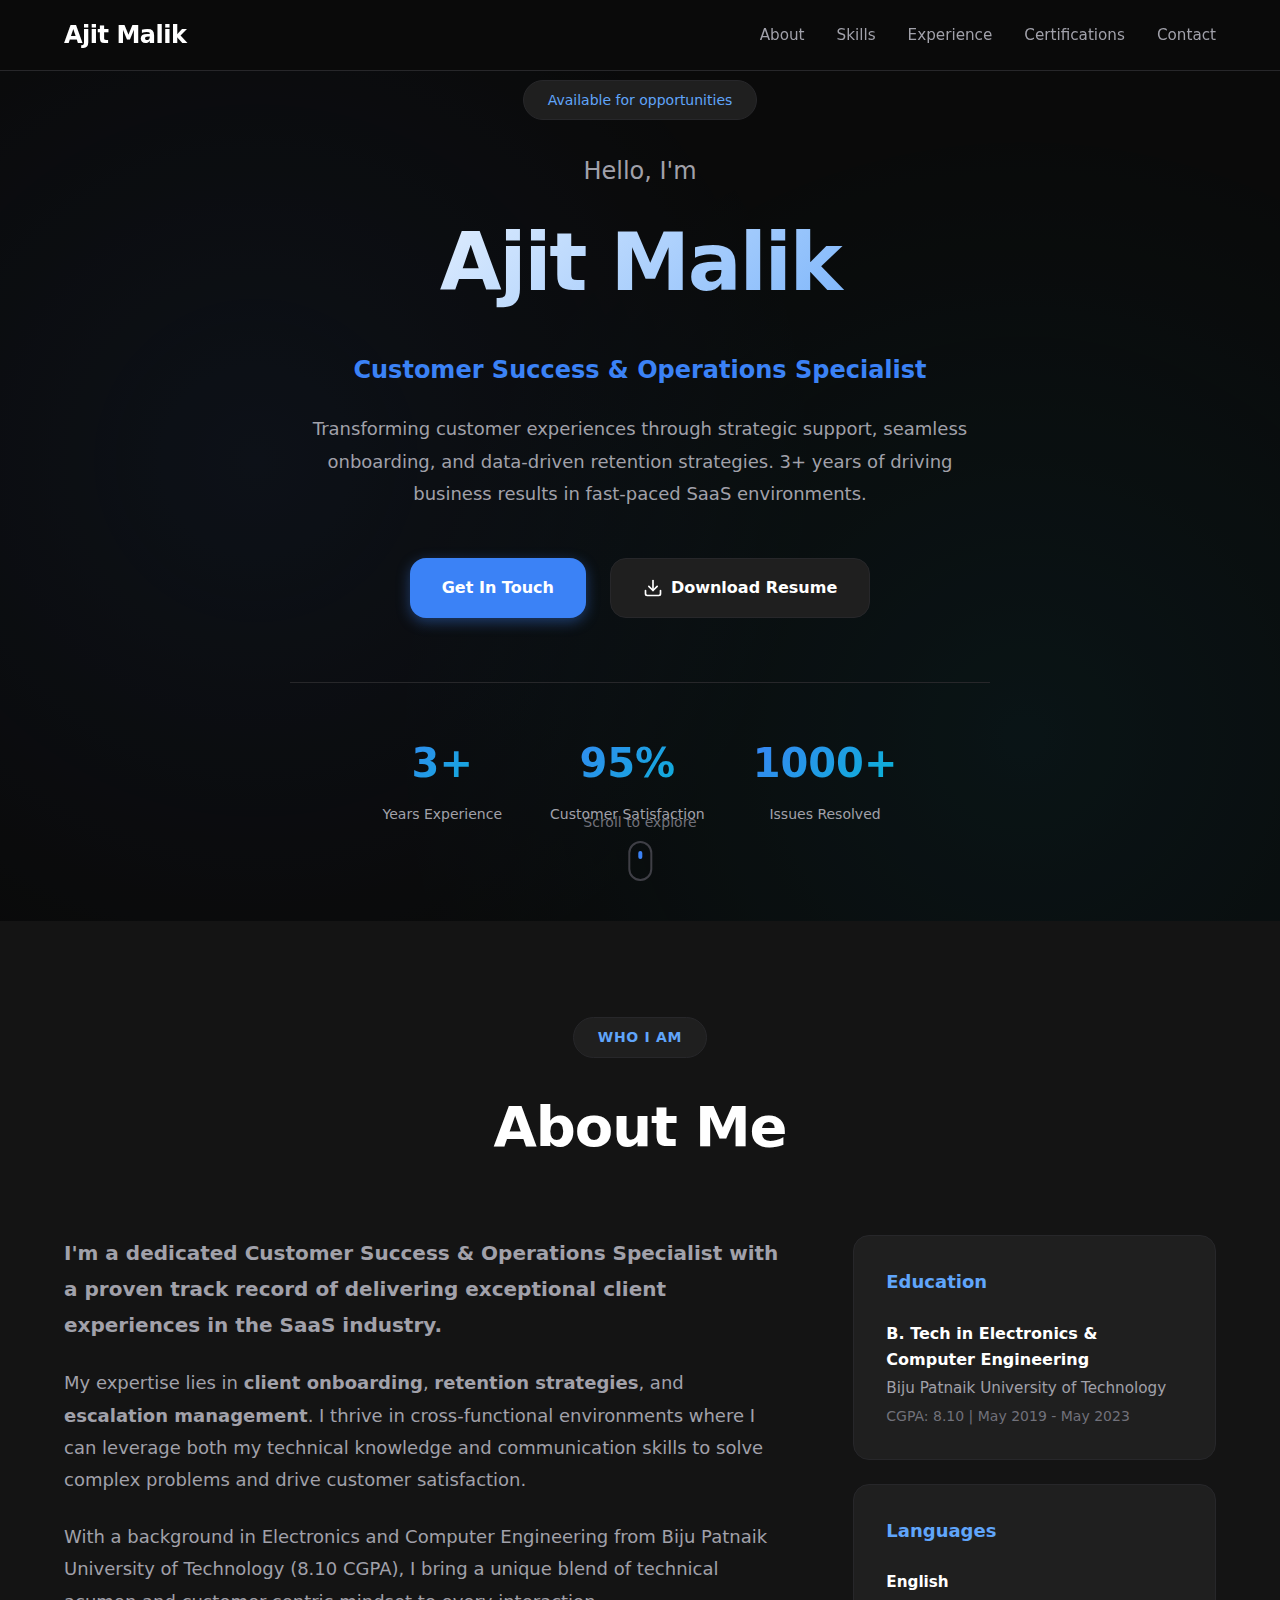
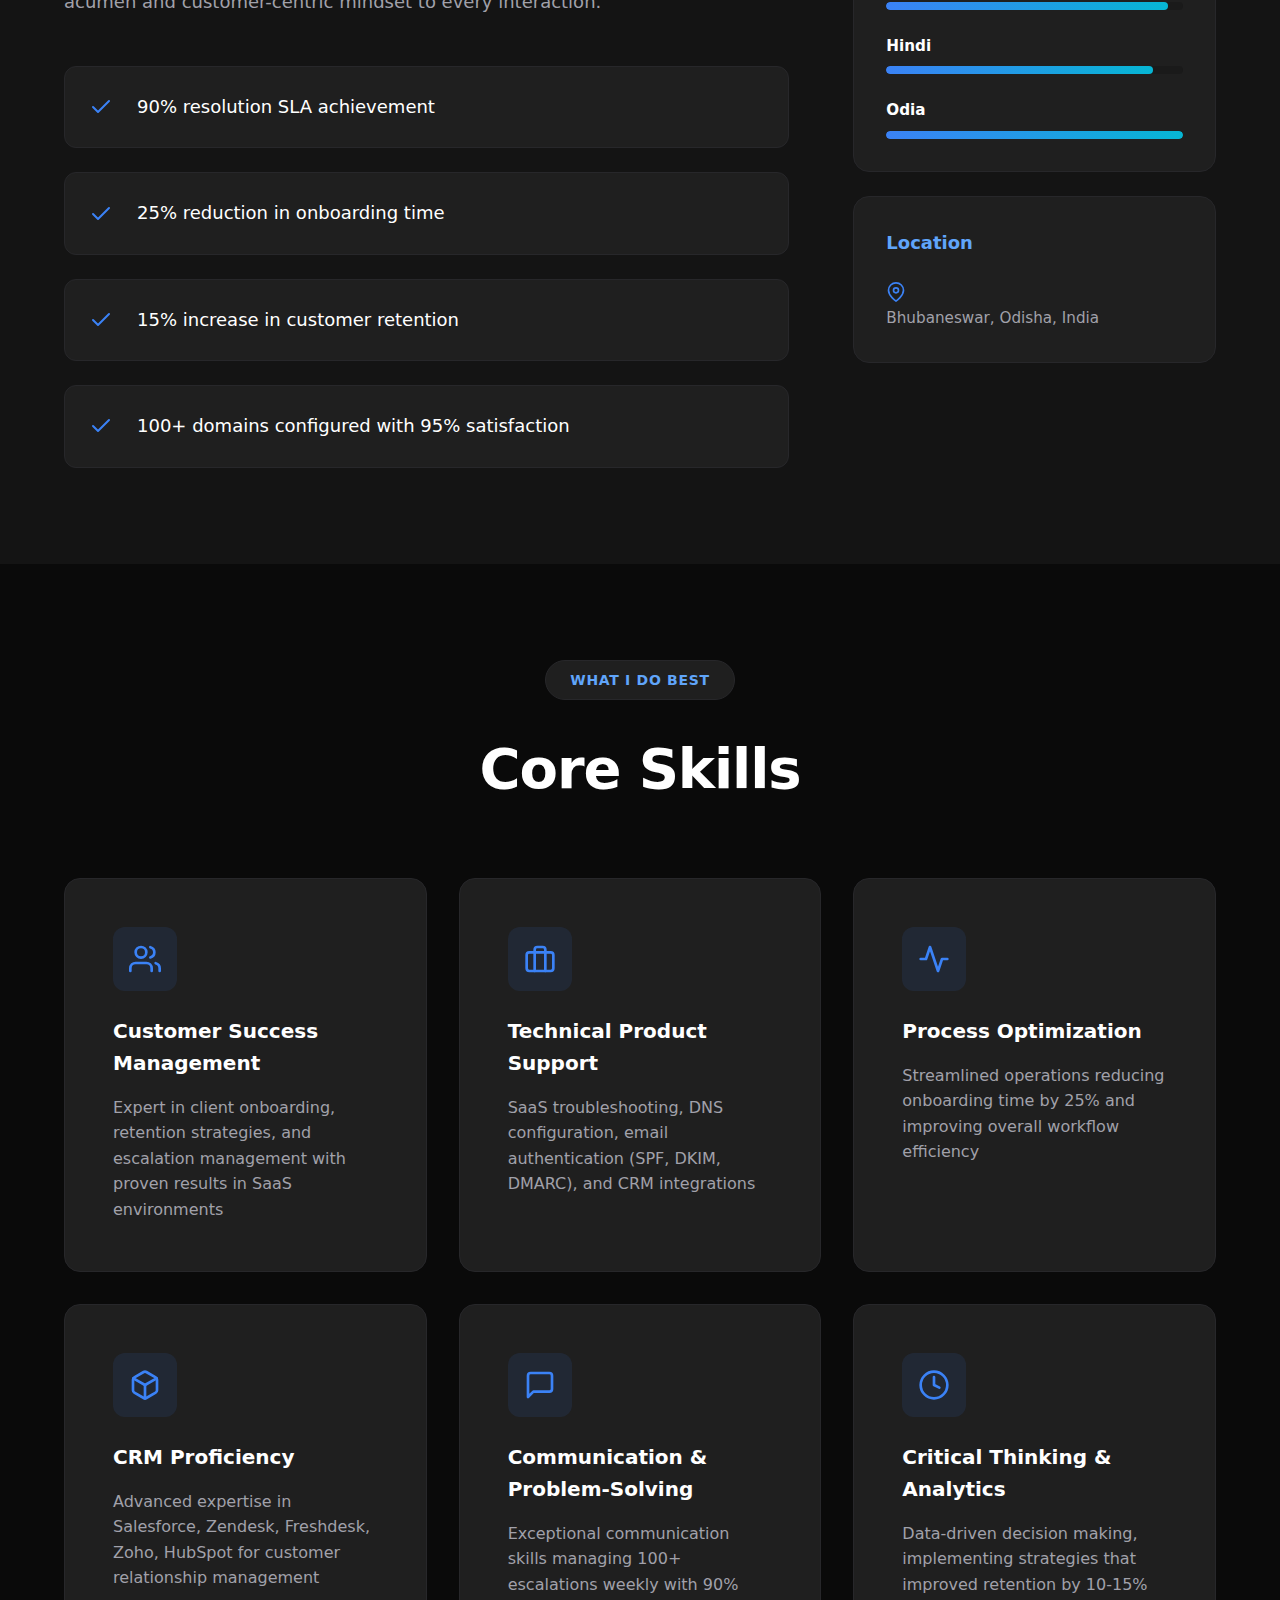
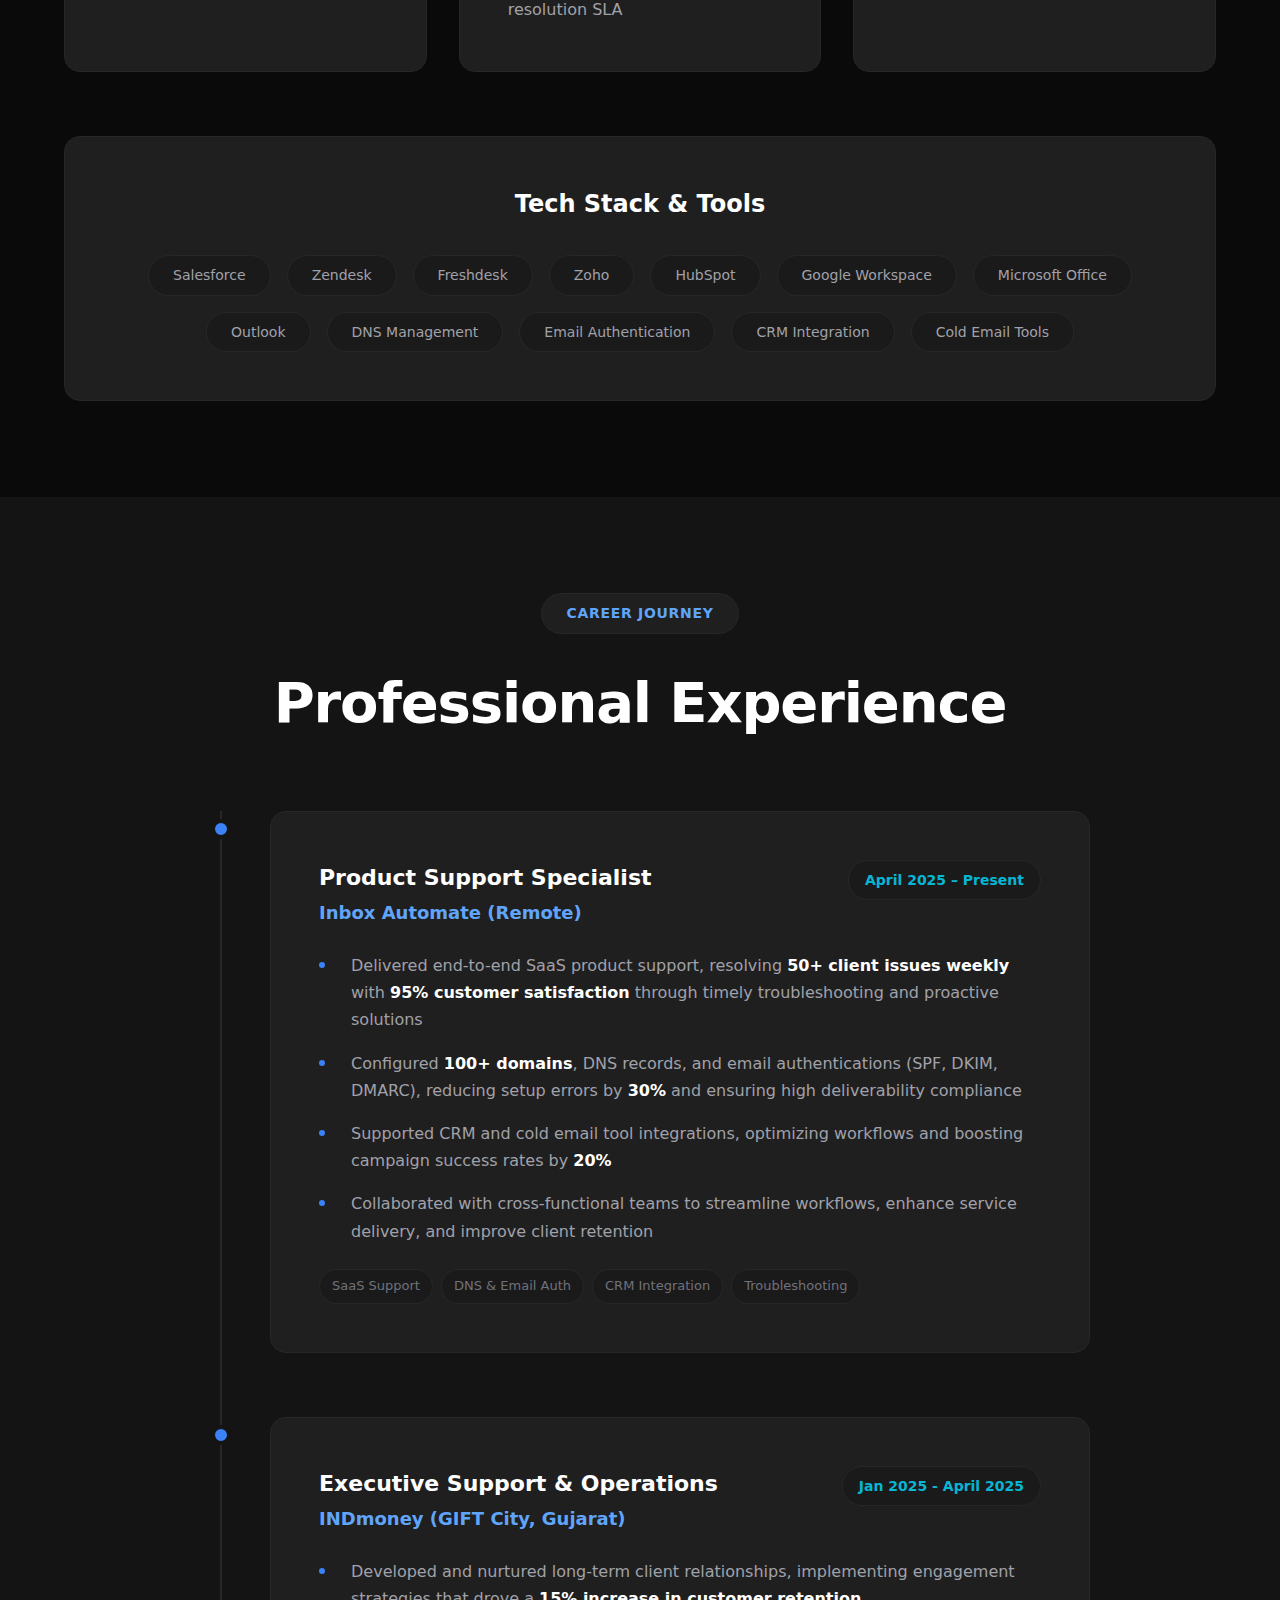
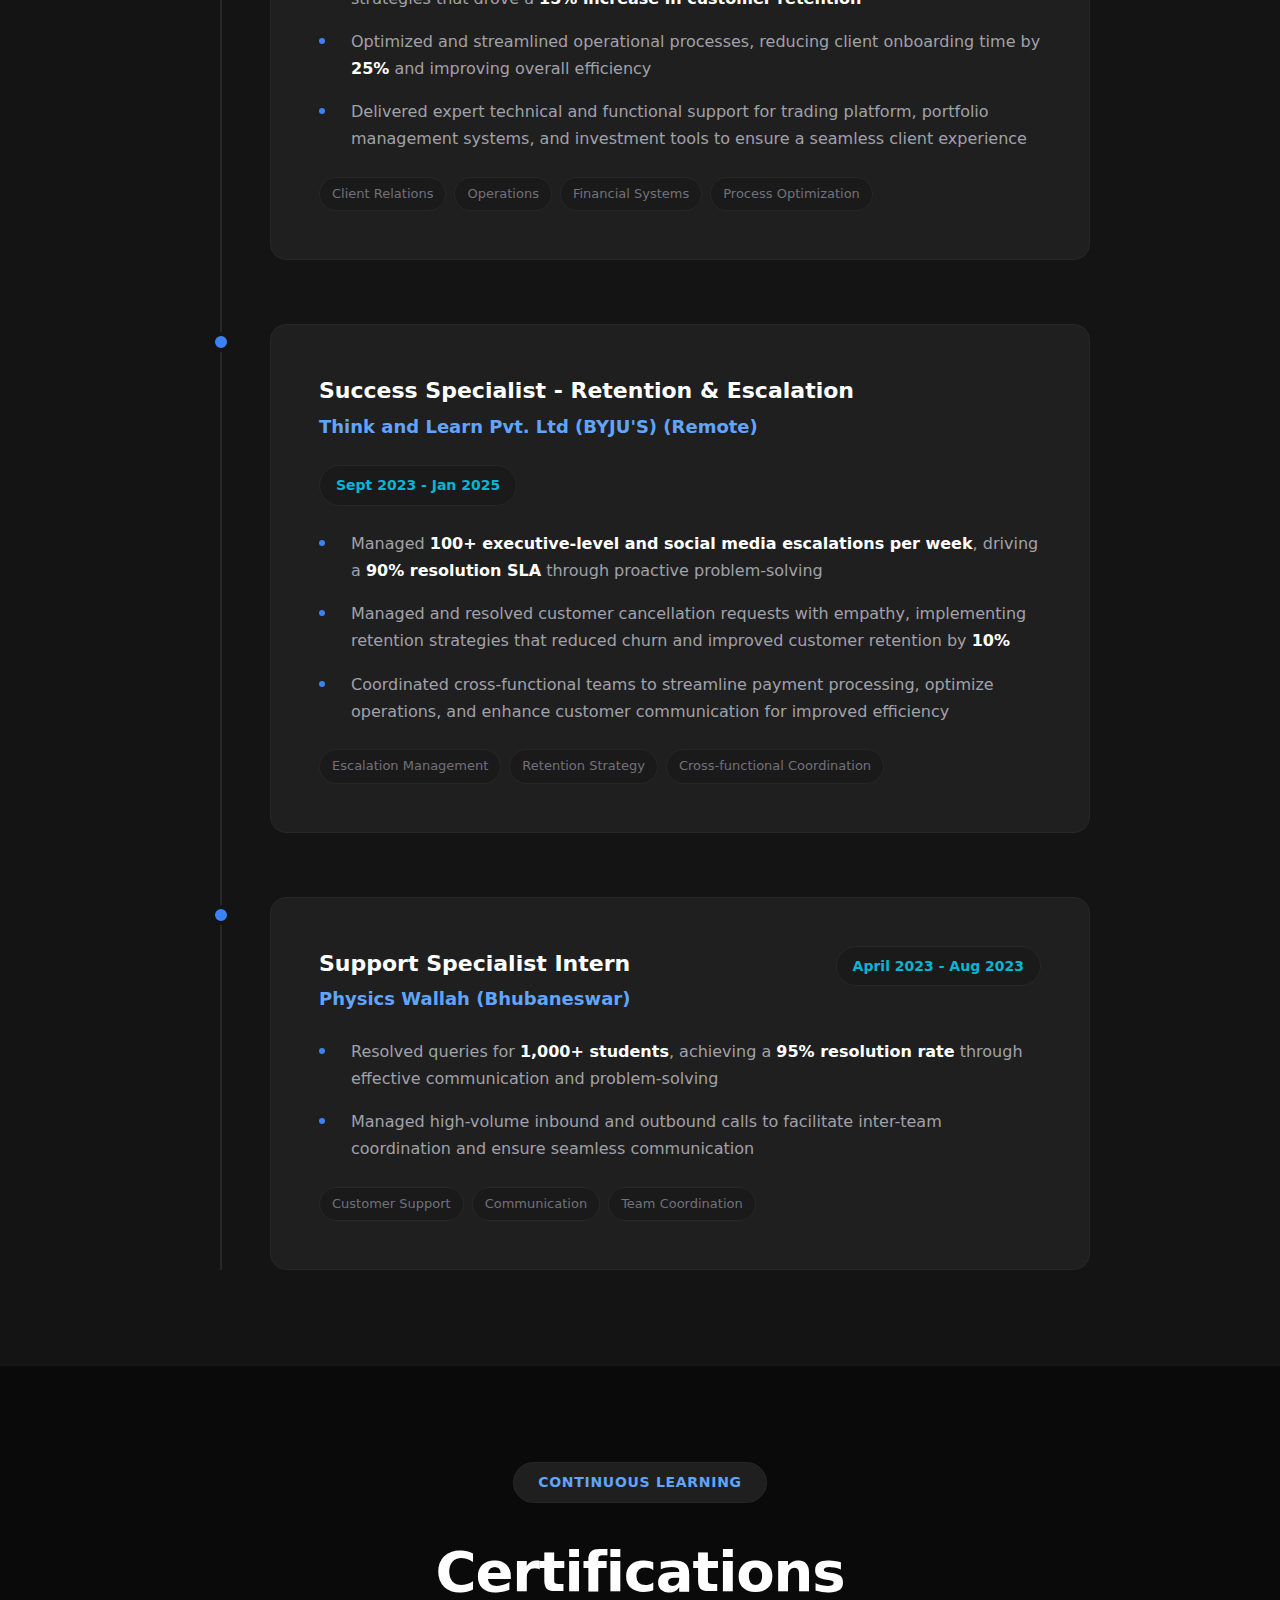
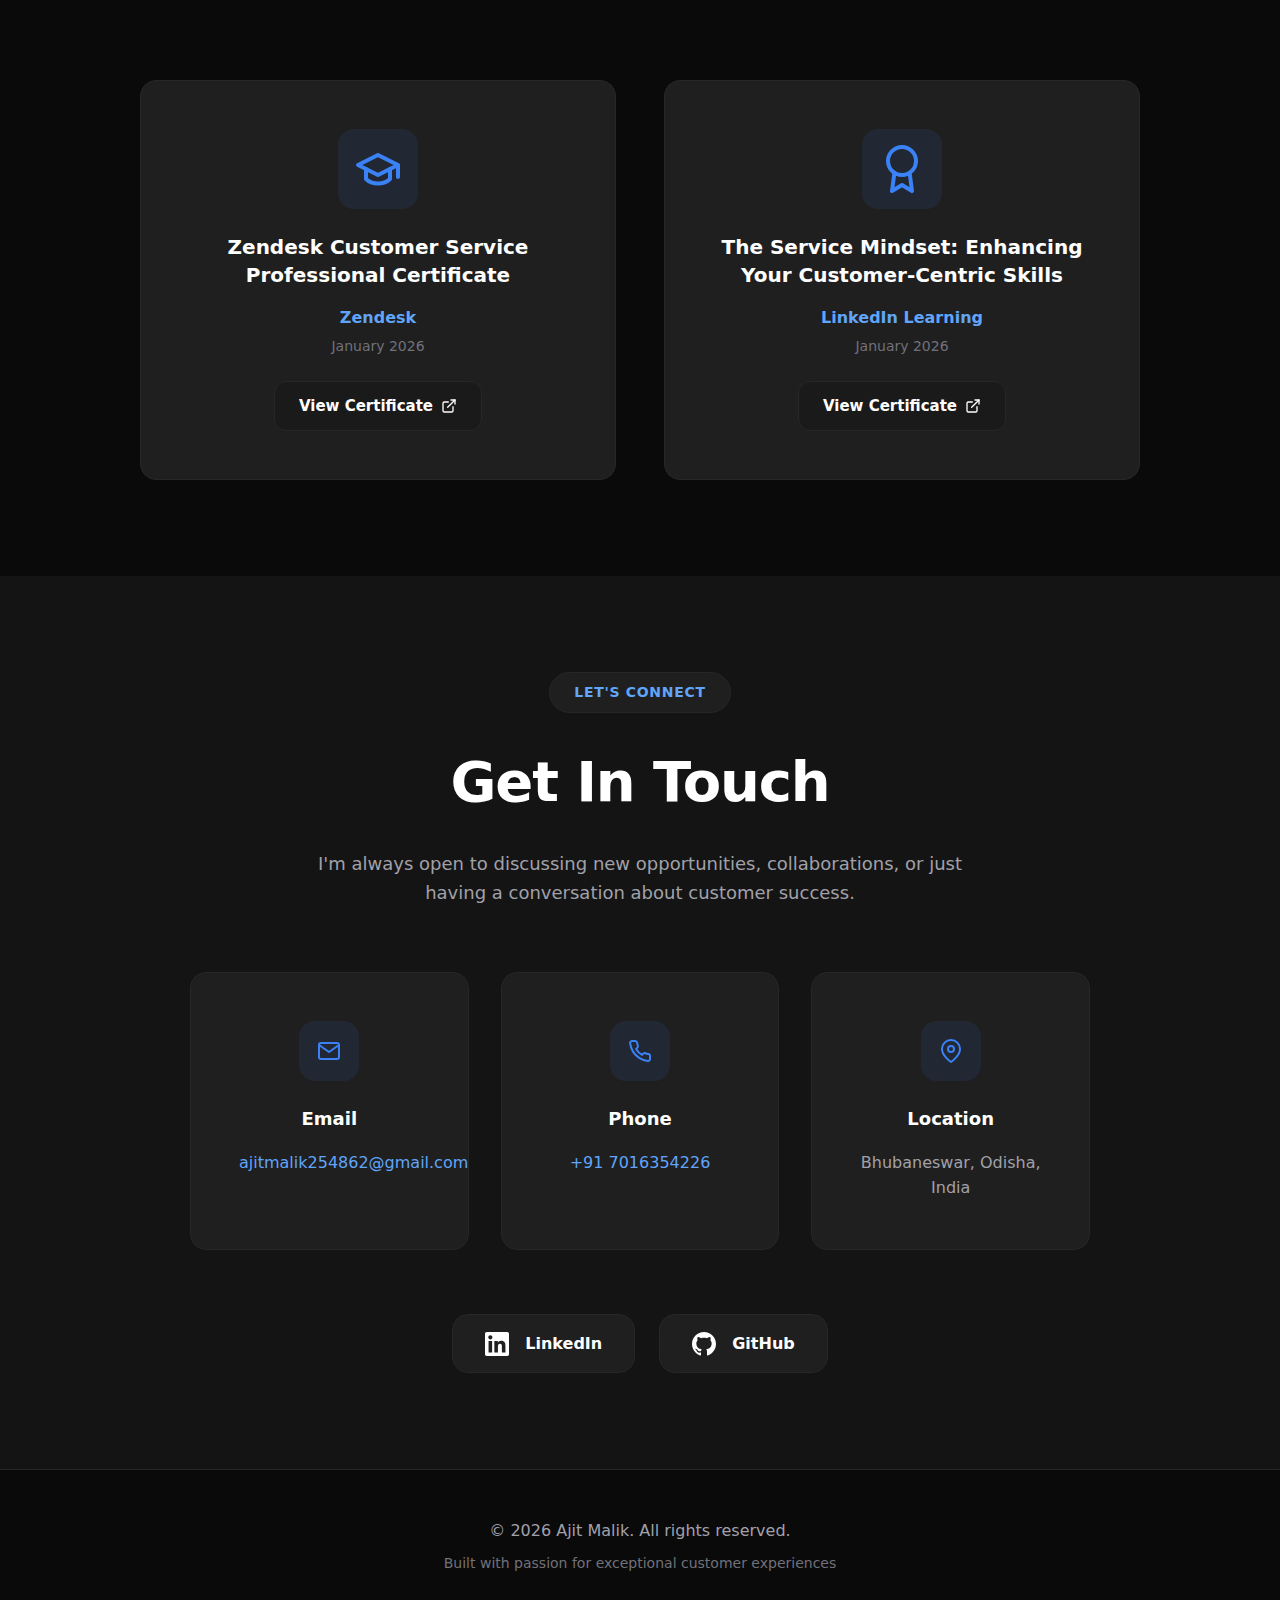
<file: index.html>
<!DOCTYPE html>
<html lang="en">
<head>
    <meta charset="UTF-8">
    <meta name="viewport" content="width=device-width, initial-scale=1.0">
    <meta name="description" content="Ajit Malik - Customer Success & Operations Specialist with 3+ years of experience in SaaS support, client retention, and process optimization.">
    <meta name="keywords" content="Customer Success, Product Support, Operations Specialist, SaaS, CRM, Technical Support">
    <meta name="author" content="Ajit Malik">
    <meta property="og:title" content="Ajit Malik - Customer Success & Operations Specialist">
    <meta property="og:description" content="3+ years experience in client onboarding, retention, and process optimization">
    <meta property="og:type" content="website">
    <title>Ajit Malik | Customer Success & Operations Specialist</title>
    <link rel="stylesheet" href="styles.css">
</head>
<body>
    <!-- Navigation -->
    <nav class="navbar" id="navbar">
        <div class="container nav-container">
            <a href="#home" class="logo">Ajit Malik</a>
            <div class="nav-menu" id="navMenu">
                <a href="#about" class="nav-link">About</a>
                <a href="#skills" class="nav-link">Skills</a>
                <a href="#experience" class="nav-link">Experience</a>
                <a href="#certifications" class="nav-link">Certifications</a>
                <a href="#contact" class="nav-link">Contact</a>
            </div>
            <div class="hamburger" id="hamburger">
                <span></span>
                <span></span>
                <span></span>
            </div>
        </div>
    </nav>

    <!-- Hero Section -->
    <section class="hero" id="home">
        <div class="hero-bg"></div>
        <div class="container hero-container">
            <div class="hero-content">
                <div class="hero-badge">Available for opportunities</div>
                <h1 class="hero-title">
                    <span class="hero-greeting">Hello, I'm</span>
                    <span class="hero-name">Ajit Malik</span>
                </h1>
                <p class="hero-subtitle">Customer Success & Operations Specialist</p>
                <p class="hero-description">
                    Transforming customer experiences through strategic support, seamless onboarding, 
                    and data-driven retention strategies. 3+ years of driving business results in 
                    fast-paced SaaS environments.
                </p>
                <div class="hero-cta">
                    <a href="#contact" class="btn btn-primary">Get In Touch</a>
                    <a href="assets/RESUME-AJITMALIK.pdf" download class="btn btn-secondary">
                        <svg xmlns="http://www.w3.org/2000/svg" width="20" height="20" viewBox="0 0 24 24" fill="none" stroke="currentColor" stroke-width="2" stroke-linecap="round" stroke-linejoin="round">
                            <path d="M21 15v4a2 2 0 0 1-2 2H5a2 2 0 0 1-2-2v-4"></path>
                            <polyline points="7 10 12 15 17 10"></polyline>
                            <line x1="12" y1="15" x2="12" y2="3"></line>
                        </svg>
                        Download Resume
                    </a>
                </div>
                <div class="hero-stats">
                    <div class="stat-item">
                        <span class="stat-number">3+</span>
                        <span class="stat-label">Years Experience</span>
                    </div>
                    <div class="stat-item">
                        <span class="stat-number">95%</span>
                        <span class="stat-label">Customer Satisfaction</span>
                    </div>
                    <div class="stat-item">
                        <span class="stat-number">1000+</span>
                        <span class="stat-label">Issues Resolved</span>
                    </div>
                </div>
            </div>
        </div>
        <div class="scroll-indicator">
            <span>Scroll to explore</span>
            <div class="mouse"></div>
        </div>
    </section>

    <!-- About Section -->
    <section class="about" id="about">
        <div class="container">
            <div class="section-header">
                <span class="section-tag">Who I Am</span>
                <h2 class="section-title">About Me</h2>
            </div>
            <div class="about-content">
                <div class="about-text">
                    <p class="about-intro">
                        I'm a dedicated Customer Success & Operations Specialist with a proven track record 
                        of delivering exceptional client experiences in the SaaS industry.
                    </p>
                    <p>
                        My expertise lies in <strong>client onboarding</strong>, <strong>retention strategies</strong>, 
                        and <strong>escalation management</strong>. I thrive in cross-functional environments where 
                        I can leverage both my technical knowledge and communication skills to solve complex problems 
                        and drive customer satisfaction.
                    </p>
                    <p>
                        With a background in Electronics and Computer Engineering from Biju Patnaik University of 
                        Technology (8.10 CGPA), I bring a unique blend of technical acumen and customer-centric 
                        mindset to every interaction.
                    </p>
                    <div class="about-highlights">
                        <div class="highlight-item">
                            <svg xmlns="http://www.w3.org/2000/svg" width="24" height="24" viewBox="0 0 24 24" fill="none" stroke="currentColor" stroke-width="2" stroke-linecap="round" stroke-linejoin="round">
                                <polyline points="20 6 9 17 4 12"></polyline>
                            </svg>
                            <span>90% resolution SLA achievement</span>
                        </div>
                        <div class="highlight-item">
                            <svg xmlns="http://www.w3.org/2000/svg" width="24" height="24" viewBox="0 0 24 24" fill="none" stroke="currentColor" stroke-width="2" stroke-linecap="round" stroke-linejoin="round">
                                <polyline points="20 6 9 17 4 12"></polyline>
                            </svg>
                            <span>25% reduction in onboarding time</span>
                        </div>
                        <div class="highlight-item">
                            <svg xmlns="http://www.w3.org/2000/svg" width="24" height="24" viewBox="0 0 24 24" fill="none" stroke="currentColor" stroke-width="2" stroke-linecap="round" stroke-linejoin="round">
                                <polyline points="20 6 9 17 4 12"></polyline>
                            </svg>
                            <span>15% increase in customer retention</span>
                        </div>
                        <div class="highlight-item">
                            <svg xmlns="http://www.w3.org/2000/svg" width="24" height="24" viewBox="0 0 24 24" fill="none" stroke="currentColor" stroke-width="2" stroke-linecap="round" stroke-linejoin="round">
                                <polyline points="20 6 9 17 4 12"></polyline>
                            </svg>
                            <span>100+ domains configured with 95% satisfaction</span>
                        </div>
                    </div>
                </div>
                <div class="about-info">
                    <div class="info-card">
                        <h3>Education</h3>
                        <div class="info-item">
                            <strong>B. Tech in Electronics & Computer Engineering</strong>
                            <span>Biju Patnaik University of Technology</span>
                            <span class="info-detail">CGPA: 8.10 | May 2019 - May 2023</span>
                        </div>
                    </div>
                    <div class="info-card">
                        <h3>Languages</h3>
                        <div class="language-grid">
                            <div class="language-item">
                                <span class="language-name">English</span>
                                <div class="language-bar">
                                    <div class="language-fill" style="width: 95%;"></div>
                                </div>
                            </div>
                            <div class="language-item">
                                <span class="language-name">Hindi</span>
                                <div class="language-bar">
                                    <div class="language-fill" style="width: 90%;"></div>
                                </div>
                            </div>
                            <div class="language-item">
                                <span class="language-name">Odia</span>
                                <div class="language-bar">
                                    <div class="language-fill" style="width: 100%;"></div>
                                </div>
                            </div>
                        </div>
                    </div>
                    <div class="info-card">
                        <h3>Location</h3>
                        <div class="info-item">
                            <svg xmlns="http://www.w3.org/2000/svg" width="20" height="20" viewBox="0 0 24 24" fill="none" stroke="currentColor" stroke-width="2" stroke-linecap="round" stroke-linejoin="round">
                                <path d="M21 10c0 7-9 13-9 13s-9-6-9-13a9 9 0 0 1 18 0z"></path>
                                <circle cx="12" cy="10" r="3"></circle>
                            </svg>
                            <span>Bhubaneswar, Odisha, India</span>
                        </div>
                    </div>
                </div>
            </div>
        </div>
    </section>

    <!-- Skills Section -->
    <section class="skills" id="skills">
        <div class="container">
            <div class="section-header">
                <span class="section-tag">What I Do Best</span>
                <h2 class="section-title">Core Skills</h2>
            </div>
            <div class="skills-grid">
                <div class="skill-card">
                    <div class="skill-icon">
                        <svg xmlns="http://www.w3.org/2000/svg" width="32" height="32" viewBox="0 0 24 24" fill="none" stroke="currentColor" stroke-width="2" stroke-linecap="round" stroke-linejoin="round">
                            <path d="M17 21v-2a4 4 0 0 0-4-4H5a4 4 0 0 0-4 4v2"></path>
                            <circle cx="9" cy="7" r="4"></circle>
                            <path d="M23 21v-2a4 4 0 0 0-3-3.87"></path>
                            <path d="M16 3.13a4 4 0 0 1 0 7.75"></path>
                        </svg>
                    </div>
                    <h3>Customer Success Management</h3>
                    <p>Expert in client onboarding, retention strategies, and escalation management with proven results in SaaS environments</p>
                </div>
                <div class="skill-card">
                    <div class="skill-icon">
                        <svg xmlns="http://www.w3.org/2000/svg" width="32" height="32" viewBox="0 0 24 24" fill="none" stroke="currentColor" stroke-width="2" stroke-linecap="round" stroke-linejoin="round">
                            <rect x="2" y="7" width="20" height="14" rx="2" ry="2"></rect>
                            <path d="M16 21V5a2 2 0 0 0-2-2h-4a2 2 0 0 0-2 2v16"></path>
                        </svg>
                    </div>
                    <h3>Technical Product Support</h3>
                    <p>SaaS troubleshooting, DNS configuration, email authentication (SPF, DKIM, DMARC), and CRM integrations</p>
                </div>
                <div class="skill-card">
                    <div class="skill-icon">
                        <svg xmlns="http://www.w3.org/2000/svg" width="32" height="32" viewBox="0 0 24 24" fill="none" stroke="currentColor" stroke-width="2" stroke-linecap="round" stroke-linejoin="round">
                            <polyline points="22 12 18 12 15 21 9 3 6 12 2 12"></polyline>
                        </svg>
                    </div>
                    <h3>Process Optimization</h3>
                    <p>Streamlined operations reducing onboarding time by 25% and improving overall workflow efficiency</p>
                </div>
                <div class="skill-card">
                    <div class="skill-icon">
                        <svg xmlns="http://www.w3.org/2000/svg" width="32" height="32" viewBox="0 0 24 24" fill="none" stroke="currentColor" stroke-width="2" stroke-linecap="round" stroke-linejoin="round">
                            <path d="M21 16V8a2 2 0 0 0-1-1.73l-7-4a2 2 0 0 0-2 0l-7 4A2 2 0 0 0 3 8v8a2 2 0 0 0 1 1.73l7 4a2 2 0 0 0 2 0l7-4A2 2 0 0 0 21 16z"></path>
                            <polyline points="3.27 6.96 12 12.01 20.73 6.96"></polyline>
                            <line x1="12" y1="22.08" x2="12" y2="12"></line>
                        </svg>
                    </div>
                    <h3>CRM Proficiency</h3>
                    <p>Advanced expertise in Salesforce, Zendesk, Freshdesk, Zoho, HubSpot for customer relationship management</p>
                </div>
                <div class="skill-card">
                    <div class="skill-icon">
                        <svg xmlns="http://www.w3.org/2000/svg" width="32" height="32" viewBox="0 0 24 24" fill="none" stroke="currentColor" stroke-width="2" stroke-linecap="round" stroke-linejoin="round">
                            <path d="M21 15a2 2 0 0 1-2 2H7l-4 4V5a2 2 0 0 1 2-2h14a2 2 0 0 1 2 2z"></path>
                        </svg>
                    </div>
                    <h3>Communication & Problem-Solving</h3>
                    <p>Exceptional communication skills managing 100+ escalations weekly with 90% resolution SLA</p>
                </div>
                <div class="skill-card">
                    <div class="skill-icon">
                        <svg xmlns="http://www.w3.org/2000/svg" width="32" height="32" viewBox="0 0 24 24" fill="none" stroke="currentColor" stroke-width="2" stroke-linecap="round" stroke-linejoin="round">
                            <circle cx="12" cy="12" r="10"></circle>
                            <polyline points="12 6 12 12 16 14"></polyline>
                        </svg>
                    </div>
                    <h3>Critical Thinking & Analytics</h3>
                    <p>Data-driven decision making, implementing strategies that improved retention by 10-15%</p>
                </div>
            </div>
            <div class="tech-stack">
                <h3>Tech Stack & Tools</h3>
                <div class="tech-tags">
                    <span class="tech-tag">Salesforce</span>
                    <span class="tech-tag">Zendesk</span>
                    <span class="tech-tag">Freshdesk</span>
                    <span class="tech-tag">Zoho</span>
                    <span class="tech-tag">HubSpot</span>
                    <span class="tech-tag">Google Workspace</span>
                    <span class="tech-tag">Microsoft Office</span>
                    <span class="tech-tag">Outlook</span>
                    <span class="tech-tag">DNS Management</span>
                    <span class="tech-tag">Email Authentication</span>
                    <span class="tech-tag">CRM Integration</span>
                    <span class="tech-tag">Cold Email Tools</span>
                </div>
            </div>
        </div>
    </section>

    <!-- Experience Section -->
    <section class="experience" id="experience">
        <div class="container">
            <div class="section-header">
                <span class="section-tag">Career Journey</span>
                <h2 class="section-title">Professional Experience</h2>
            </div>
            <div class="timeline">
                <div class="timeline-item">
                    <div class="timeline-marker"></div>
                    <div class="timeline-content">
                        <div class="timeline-header">
                            <div>
                                <h3>Product Support Specialist</h3>
                                <h4>Inbox Automate (Remote)</h4>
                            </div>
                            <span class="timeline-date">April 2025 – Present</span>
                        </div>
                        <ul class="timeline-list">
                            <li>Delivered end-to-end SaaS product support, resolving <strong>50+ client issues weekly</strong> with <strong>95% customer satisfaction</strong> through timely troubleshooting and proactive solutions</li>
                            <li>Configured <strong>100+ domains</strong>, DNS records, and email authentications (SPF, DKIM, DMARC), reducing setup errors by <strong>30%</strong> and ensuring high deliverability compliance</li>
                            <li>Supported CRM and cold email tool integrations, optimizing workflows and boosting campaign success rates by <strong>20%</strong></li>
                            <li>Collaborated with cross-functional teams to streamline workflows, enhance service delivery, and improve client retention</li>
                        </ul>
                        <div class="timeline-skills">
                            <span>SaaS Support</span>
                            <span>DNS & Email Auth</span>
                            <span>CRM Integration</span>
                            <span>Troubleshooting</span>
                        </div>
                    </div>
                </div>

                <div class="timeline-item">
                    <div class="timeline-marker"></div>
                    <div class="timeline-content">
                        <div class="timeline-header">
                            <div>
                                <h3>Executive Support & Operations</h3>
                                <h4>INDmoney (GIFT City, Gujarat)</h4>
                            </div>
                            <span class="timeline-date">Jan 2025 - April 2025</span>
                        </div>
                        <ul class="timeline-list">
                            <li>Developed and nurtured long-term client relationships, implementing engagement strategies that drove a <strong>15% increase in customer retention</strong></li>
                            <li>Optimized and streamlined operational processes, reducing client onboarding time by <strong>25%</strong> and improving overall efficiency</li>
                            <li>Delivered expert technical and functional support for trading platform, portfolio management systems, and investment tools to ensure a seamless client experience</li>
                        </ul>
                        <div class="timeline-skills">
                            <span>Client Relations</span>
                            <span>Operations</span>
                            <span>Financial Systems</span>
                            <span>Process Optimization</span>
                        </div>
                    </div>
                </div>

                <div class="timeline-item">
                    <div class="timeline-marker"></div>
                    <div class="timeline-content">
                        <div class="timeline-header">
                            <div>
                                <h3>Success Specialist - Retention & Escalation</h3>
                                <h4>Think and Learn Pvt. Ltd (BYJU'S) (Remote)</h4>
                            </div>
                            <span class="timeline-date">Sept 2023 - Jan 2025</span>
                        </div>
                        <ul class="timeline-list">
                            <li>Managed <strong>100+ executive-level and social media escalations per week</strong>, driving a <strong>90% resolution SLA</strong> through proactive problem-solving</li>
                            <li>Managed and resolved customer cancellation requests with empathy, implementing retention strategies that reduced churn and improved customer retention by <strong>10%</strong></li>
                            <li>Coordinated cross-functional teams to streamline payment processing, optimize operations, and enhance customer communication for improved efficiency</li>
                        </ul>
                        <div class="timeline-skills">
                            <span>Escalation Management</span>
                            <span>Retention Strategy</span>
                            <span>Cross-functional Coordination</span>
                        </div>
                    </div>
                </div>

                <div class="timeline-item">
                    <div class="timeline-marker"></div>
                    <div class="timeline-content">
                        <div class="timeline-header">
                            <div>
                                <h3>Support Specialist Intern</h3>
                                <h4>Physics Wallah (Bhubaneswar)</h4>
                            </div>
                            <span class="timeline-date">April 2023 - Aug 2023</span>
                        </div>
                        <ul class="timeline-list">
                            <li>Resolved queries for <strong>1,000+ students</strong>, achieving a <strong>95% resolution rate</strong> through effective communication and problem-solving</li>
                            <li>Managed high-volume inbound and outbound calls to facilitate inter-team coordination and ensure seamless communication</li>
                        </ul>
                        <div class="timeline-skills">
                            <span>Customer Support</span>
                            <span>Communication</span>
                            <span>Team Coordination</span>
                        </div>
                    </div>
                </div>
            </div>
        </div>
    </section>

    <!-- Certifications Section -->
    <section class="certifications" id="certifications">
        <div class="container">
            <div class="section-header">
                <span class="section-tag">Continuous Learning</span>
                <h2 class="section-title">Certifications</h2>
            </div>
            <div class="cert-grid">
                <div class="cert-card">
                    <div class="cert-icon">
                        <svg xmlns="http://www.w3.org/2000/svg" width="48" height="48" viewBox="0 0 24 24" fill="none" stroke="currentColor" stroke-width="2" stroke-linecap="round" stroke-linejoin="round">
                            <path d="M22 10v6M2 10l10-5 10 5-10 5z"></path>
                            <path d="M6 12v5c3 3 9 3 12 0v-5"></path>
                        </svg>
                    </div>
                    <h3>Zendesk Customer Service Professional Certificate</h3>
                    <p class="cert-issuer">Zendesk</p>
                    <p class="cert-date">January 2026</p>
                    <a href="https://www.linkedin.com/learning/certificates/9e976ca069974ec30e7a81e7b1da99e7f8d6c82f33f0ce5ca5dd8fbb31b6b8f6" target="_blank" rel="noopener noreferrer" class="cert-link">
                        View Certificate
                        <svg xmlns="http://www.w3.org/2000/svg" width="16" height="16" viewBox="0 0 24 24" fill="none" stroke="currentColor" stroke-width="2" stroke-linecap="round" stroke-linejoin="round">
                            <path d="M18 13v6a2 2 0 0 1-2 2H5a2 2 0 0 1-2-2V8a2 2 0 0 1 2-2h6"></path>
                            <polyline points="15 3 21 3 21 9"></polyline>
                            <line x1="10" y1="14" x2="21" y2="3"></line>
                        </svg>
                    </a>
                </div>
                <div class="cert-card">
                    <div class="cert-icon">
                        <svg xmlns="http://www.w3.org/2000/svg" width="48" height="48" viewBox="0 0 24 24" fill="none" stroke="currentColor" stroke-width="2" stroke-linecap="round" stroke-linejoin="round">
                            <circle cx="12" cy="8" r="7"></circle>
                            <polyline points="8.21 13.89 7 23 12 20 17 23 15.79 13.88"></polyline>
                        </svg>
                    </div>
                    <h3>The Service Mindset: Enhancing Your Customer-Centric Skills</h3>
                    <p class="cert-issuer">LinkedIn Learning</p>
                    <p class="cert-date">January 2026</p>
                    <a href="https://www.linkedin.com/learning/certificates/e81bcf4bd2eef69d6ffad1e9fb9833231b5df48d2d67b33ea7c3d97a79652906" target="_blank" rel="noopener noreferrer" class="cert-link">
                        View Certificate
                        <svg xmlns="http://www.w3.org/2000/svg" width="16" height="16" viewBox="0 0 24 24" fill="none" stroke="currentColor" stroke-width="2" stroke-linecap="round" stroke-linejoin="round">
                            <path d="M18 13v6a2 2 0 0 1-2 2H5a2 2 0 0 1-2-2V8a2 2 0 0 1 2-2h6"></path>
                            <polyline points="15 3 21 3 21 9"></polyline>
                            <line x1="10" y1="14" x2="21" y2="3"></line>
                        </svg>
                    </a>
                </div>
            </div>
        </div>
    </section>

    <!-- Contact Section -->
    <section class="contact" id="contact">
        <div class="container">
            <div class="section-header">
                <span class="section-tag">Let's Connect</span>
                <h2 class="section-title">Get In Touch</h2>
                <p class="section-description">
                    I'm always open to discussing new opportunities, collaborations, or just having a conversation about customer success.
                </p>
            </div>
            <div class="contact-content">
                <div class="contact-info">
                    <div class="contact-card">
                        <div class="contact-icon">
                            <svg xmlns="http://www.w3.org/2000/svg" width="24" height="24" viewBox="0 0 24 24" fill="none" stroke="currentColor" stroke-width="2" stroke-linecap="round" stroke-linejoin="round">
                                <path d="M4 4h16c1.1 0 2 .9 2 2v12c0 1.1-.9 2-2 2H4c-1.1 0-2-.9-2-2V6c0-1.1.9-2 2-2z"></path>
                                <polyline points="22,6 12,13 2,6"></polyline>
                            </svg>
                        </div>
                        <h4>Email</h4>
                        <a href="mailto:ajitmalik254862@gmail.com">ajitmalik254862@gmail.com</a>
                    </div>
                    <div class="contact-card">
                        <div class="contact-icon">
                            <svg xmlns="http://www.w3.org/2000/svg" width="24" height="24" viewBox="0 0 24 24" fill="none" stroke="currentColor" stroke-width="2" stroke-linecap="round" stroke-linejoin="round">
                                <path d="M22 16.92v3a2 2 0 0 1-2.18 2 19.79 19.79 0 0 1-8.63-3.07 19.5 19.5 0 0 1-6-6 19.79 19.79 0 0 1-3.07-8.67A2 2 0 0 1 4.11 2h3a2 2 0 0 1 2 1.72 12.84 12.84 0 0 0 .7 2.81 2 2 0 0 1-.45 2.11L8.09 9.91a16 16 0 0 0 6 6l1.27-1.27a2 2 0 0 1 2.11-.45 12.84 12.84 0 0 0 2.81.7A2 2 0 0 1 22 16.92z"></path>
                            </svg>
                        </div>
                        <h4>Phone</h4>
                        <a href="tel:+917016354226">+91 7016354226</a>
                    </div>
                    <div class="contact-card">
                        <div class="contact-icon">
                            <svg xmlns="http://www.w3.org/2000/svg" width="24" height="24" viewBox="0 0 24 24" fill="none" stroke="currentColor" stroke-width="2" stroke-linecap="round" stroke-linejoin="round">
                                <path d="M21 10c0 7-9 13-9 13s-9-6-9-13a9 9 0 0 1 18 0z"></path>
                                <circle cx="12" cy="10" r="3"></circle>
                            </svg>
                        </div>
                        <h4>Location</h4>
                        <span>Bhubaneswar, Odisha, India</span>
                    </div>
                </div>
                <div class="social-links">
                    <a href="https://www.linkedin.com/in/ajit-malik/" target="_blank" rel="noopener noreferrer" class="social-link linkedin">
                        <svg xmlns="http://www.w3.org/2000/svg" width="24" height="24" viewBox="0 0 24 24" fill="currentColor">
                            <path d="M20.447 20.452h-3.554v-5.569c0-1.328-.027-3.037-1.852-3.037-1.853 0-2.136 1.445-2.136 2.939v5.667H9.351V9h3.414v1.561h.046c.477-.9 1.637-1.85 3.37-1.85 3.601 0 4.267 2.37 4.267 5.455v6.286zM5.337 7.433c-1.144 0-2.063-.926-2.063-2.065 0-1.138.92-2.063 2.063-2.063 1.14 0 2.064.925 2.064 2.063 0 1.139-.925 2.065-2.064 2.065zm1.782 13.019H3.555V9h3.564v11.452zM22.225 0H1.771C.792 0 0 .774 0 1.729v20.542C0 23.227.792 24 1.771 24h20.451C23.2 24 24 23.227 24 22.271V1.729C24 .774 23.2 0 22.222 0h.003z"/>
                        </svg>
                        LinkedIn
                    </a>
                    <a href="https://github.com/ajitmalik" target="_blank" rel="noopener noreferrer" class="social-link github">
                        <svg xmlns="http://www.w3.org/2000/svg" width="24" height="24" viewBox="0 0 24 24" fill="currentColor">
                            <path d="M12 0c-6.626 0-12 5.373-12 12 0 5.302 3.438 9.8 8.207 11.387.599.111.793-.261.793-.577v-2.234c-3.338.726-4.033-1.416-4.033-1.416-.546-1.387-1.333-1.756-1.333-1.756-1.089-.745.083-.729.083-.729 1.205.084 1.839 1.237 1.839 1.237 1.07 1.834 2.807 1.304 3.492.997.107-.775.418-1.305.762-1.604-2.665-.305-5.467-1.334-5.467-5.931 0-1.311.469-2.381 1.236-3.221-.124-.303-.535-1.524.117-3.176 0 0 1.008-.322 3.301 1.23.957-.266 1.983-.399 3.003-.404 1.02.005 2.047.138 3.006.404 2.291-1.552 3.297-1.23 3.297-1.23.653 1.653.242 2.874.118 3.176.77.84 1.235 1.911 1.235 3.221 0 4.609-2.807 5.624-5.479 5.921.43.372.823 1.102.823 2.222v3.293c0 .319.192.694.801.576 4.765-1.589 8.199-6.086 8.199-11.386 0-6.627-5.373-12-12-12z"/>
                        </svg>
                        GitHub
                    </a>
                </div>
            </div>
        </div>
    </section>

    <!-- Footer -->
    <footer class="footer">
        <div class="container">
            <div class="footer-content">
                <p>&copy; 2026 Ajit Malik. All rights reserved.</p>
                <p>Built with passion for exceptional customer experiences</p>
            </div>
        </div>
    </footer>

    <script><src="script.js"></script>
</body>
</html>
</file>
<file: styles.css>
/* ===================================
   CSS VARIABLES & RESET
   =================================== */

:root {
    /* Colors - Sophisticated Dark Theme with Accent */
    --color-bg: #0a0a0a;
    --color-bg-secondary: #141414;
    --color-bg-tertiary: #1a1a1a;
    --color-surface: #1f1f1f;
    --color-surface-elevated: #252525;
    
    --color-primary: #3b82f6;
    --color-primary-light: #60a5fa;
    --color-primary-dark: #2563eb;
    --color-accent: #06b6d4;
    --color-accent-light: #22d3ee;
    
    --color-text-primary: #ffffff;
    --color-text-secondary: #a1a1aa;
    --color-text-tertiary: #71717a;
    
    --color-border: #27272a;
    --color-border-light: #3f3f46;
    
    --color-success: #10b981;
    --color-warning: #f59e0b;
    --color-error: #ef4444;
    
    /* Typography */
    --font-display: 'SF Pro Display', -apple-system, BlinkMacSystemFont, 'Segoe UI', system-ui, sans-serif;
    --font-body: 'SF Pro Text', -apple-system, BlinkMacSystemFont, 'Segoe UI', system-ui, sans-serif;
    --font-mono: 'SF Mono', 'Monaco', 'Cascadia Code', monospace;
    
    /* Spacing */
    --spacing-xs: 0.5rem;
    --spacing-sm: 1rem;
    --spacing-md: 1.5rem;
    --spacing-lg: 2rem;
    --spacing-xl: 3rem;
    --spacing-2xl: 4rem;
    --spacing-3xl: 6rem;
    
    /* Border Radius */
    --radius-sm: 0.5rem;
    --radius-md: 0.75rem;
    --radius-lg: 1rem;
    --radius-xl: 1.5rem;
    --radius-full: 9999px;
    
    /* Shadows */
    --shadow-sm: 0 1px 2px 0 rgb(0 0 0 / 0.05);
    --shadow-md: 0 4px 6px -1px rgb(0 0 0 / 0.1);
    --shadow-lg: 0 10px 15px -3px rgb(0 0 0 / 0.1);
    --shadow-xl: 0 20px 25px -5px rgb(0 0 0 / 0.1);
    --shadow-glow: 0 0 30px rgba(59, 130, 246, 0.3);
    
    /* Transitions */
    --transition-fast: 150ms cubic-bezier(0.4, 0, 0.2, 1);
    --transition-base: 300ms cubic-bezier(0.4, 0, 0.2, 1);
    --transition-slow: 500ms cubic-bezier(0.4, 0, 0.2, 1);
    --transition-bounce: 600ms cubic-bezier(0.34, 1.56, 0.64, 1);
}

* {
    margin: 0;
    padding: 0;
    box-sizing: border-box;
}

html {
    scroll-behavior: smooth;
    font-size: 16px;
}

body {
    font-family: var(--font-body);
    background-color: var(--color-bg);
    color: var(--color-text-primary);
    line-height: 1.6;
    overflow-x: hidden;
    -webkit-font-smoothing: antialiased;
    -moz-osx-font-smoothing: grayscale;
}

.container {
    max-width: 1200px;
    margin: 0 auto;
    padding: 0 var(--spacing-md);
}

/* ===================================
   NAVIGATION
   =================================== */

.navbar {
    position: fixed;
    top: 0;
    left: 0;
    right: 0;
    z-index: 1000;
    background: rgba(10, 10, 10, 0.8);
    backdrop-filter: blur(20px);
    -webkit-backdrop-filter: blur(20px);
    border-bottom: 1px solid var(--color-border);
    transition: all var(--transition-base);
}

.navbar.scrolled {
    background: rgba(10, 10, 10, 0.95);
    box-shadow: var(--shadow-lg);
}

.nav-container {
    display: flex;
    justify-content: space-between;
    align-items: center;
    padding: var(--spacing-sm) var(--spacing-md);
}

.logo {
    font-family: var(--font-display);
    font-size: 1.5rem;
    font-weight: 700;
    color: var(--color-text-primary);
    text-decoration: none;
    letter-spacing: -0.02em;
    transition: color var(--transition-fast);
}

.logo:hover {
    color: var(--color-primary);
}

.nav-menu {
    display: flex;
    gap: var(--spacing-lg);
    align-items: center;
}

.nav-link {
    color: var(--color-text-secondary);
    text-decoration: none;
    font-weight: 500;
    font-size: 0.95rem;
    transition: color var(--transition-fast);
    position: relative;
}

.nav-link::after {
    content: '';
    position: absolute;
    bottom: -4px;
    left: 0;
    width: 0;
    height: 2px;
    background: var(--color-primary);
    transition: width var(--transition-base);
}

.nav-link:hover {
    color: var(--color-text-primary);
}

.nav-link:hover::after {
    width: 100%;
}

.hamburger {
    display: none;
    flex-direction: column;
    gap: 5px;
    cursor: pointer;
    padding: 5px;
}

.hamburger span {
    width: 25px;
    height: 2px;
    background: var(--color-text-primary);
    transition: all var(--transition-base);
}

/* ===================================
   HERO SECTION
   =================================== */

.hero {
    position: relative;
    min-height: 100vh;
    display: flex;
    align-items: center;
    justify-content: center;
    padding-top: 80px;
    overflow: hidden;
}

.hero-bg {
    position: absolute;
    inset: 0;
    background: 
        radial-gradient(circle at 20% 50%, rgba(59, 130, 246, 0.1) 0%, transparent 50%),
        radial-gradient(circle at 80% 80%, rgba(6, 182, 212, 0.1) 0%, transparent 50%);
    opacity: 0.6;
    animation: heroGlow 8s ease-in-out infinite alternate;
}

@keyframes heroGlow {
    0% { opacity: 0.4; }
    100% { opacity: 0.7; }
}

.hero-container {
    position: relative;
    z-index: 1;
}

.hero-content {
    text-align: center;
    max-width: 900px;
    margin: 0 auto;
    animation: fadeInUp 1s ease-out;
}

@keyframes fadeInUp {
    from {
        opacity: 0;
        transform: translateY(30px);
    }
    to {
        opacity: 1;
        transform: translateY(0);
    }
}

.hero-badge {
    display: inline-block;
    padding: var(--spacing-xs) var(--spacing-md);
    background: var(--color-surface);
    border: 1px solid var(--color-border);
    border-radius: var(--radius-full);
    font-size: 0.875rem;
    font-weight: 500;
    color: var(--color-primary-light);
    margin-bottom: var(--spacing-lg);
    animation: fadeIn 1s ease-out 0.3s both;
}

@keyframes fadeIn {
    from { opacity: 0; }
    to { opacity: 1; }
}

.hero-title {
    font-family: var(--font-display);
    margin-bottom: var(--spacing-md);
}

.hero-greeting {
    display: block;
    font-size: 1.5rem;
    font-weight: 400;
    color: var(--color-text-secondary);
    margin-bottom: var(--spacing-xs);
    animation: fadeIn 1s ease-out 0.5s both;
}

.hero-name {
    display: block;
    font-size: clamp(3rem, 8vw, 5rem);
    font-weight: 800;
    background: linear-gradient(135deg, var(--color-text-primary) 0%, var(--color-primary-light) 100%);
    -webkit-background-clip: text;
    -webkit-text-fill-color: transparent;
    background-clip: text;
    letter-spacing: -0.03em;
    animation: fadeIn 1s ease-out 0.7s both;
}

.hero-subtitle {
    font-size: 1.5rem;
    font-weight: 600;
    color: var(--color-primary);
    margin-bottom: var(--spacing-md);
    animation: fadeIn 1s ease-out 0.9s both;
}

.hero-description {
    font-size: 1.125rem;
    line-height: 1.8;
    color: var(--color-text-secondary);
    max-width: 700px;
    margin: 0 auto var(--spacing-xl);
    animation: fadeIn 1s ease-out 1.1s both;
}

.hero-cta {
    display: flex;
    gap: var(--spacing-md);
    justify-content: center;
    flex-wrap: wrap;
    margin-bottom: var(--spacing-2xl);
    animation: fadeIn 1s ease-out 1.3s both;
}

.btn {
    display: inline-flex;
    align-items: center;
    gap: var(--spacing-xs);
    padding: 1rem 2rem;
    font-size: 1rem;
    font-weight: 600;
    text-decoration: none;
    border-radius: var(--radius-lg);
    transition: all var(--transition-base);
    cursor: pointer;
    border: none;
    white-space: nowrap;
}

.btn-primary {
    background: var(--color-primary);
    color: white;
    box-shadow: 0 4px 14px 0 rgba(59, 130, 246, 0.4);
}

.btn-primary:hover {
    background: var(--color-primary-dark);
    transform: translateY(-2px);
    box-shadow: 0 6px 20px 0 rgba(59, 130, 246, 0.6);
}

.btn-secondary {
    background: var(--color-surface);
    color: var(--color-text-primary);
    border: 1px solid var(--color-border);
}

.btn-secondary:hover {
    background: var(--color-surface-elevated);
    border-color: var(--color-border-light);
    transform: translateY(-2px);
}

.hero-stats {
    display: flex;
    justify-content: center;
    gap: var(--spacing-xl);
    flex-wrap: wrap;
    padding-top: var(--spacing-xl);
    border-top: 1px solid var(--color-border);
    animation: fadeIn 1s ease-out 1.5s both;
}

.stat-item {
    text-align: center;
}

.stat-number {
    display: block;
    font-size: 2.5rem;
    font-weight: 800;
    background: linear-gradient(135deg, var(--color-primary) 0%, var(--color-accent) 100%);
    -webkit-background-clip: text;
    -webkit-text-fill-color: transparent;
    background-clip: text;
    margin-bottom: var(--spacing-xs);
}

.stat-label {
    display: block;
    font-size: 0.875rem;
    color: var(--color-text-secondary);
    font-weight: 500;
}

.scroll-indicator {
    position: absolute;
    bottom: 40px;
    left: 50%;
    transform: translateX(-50%);
    text-align: center;
    animation: fadeIn 1s ease-out 1.7s both;
}

.scroll-indicator span {
    display: block;
    font-size: 0.875rem;
    color: var(--color-text-tertiary);
    margin-bottom: var(--spacing-xs);
}

.mouse {
    width: 24px;
    height: 40px;
    border: 2px solid var(--color-border-light);
    border-radius: 15px;
    margin: 0 auto;
    position: relative;
}

.mouse::before {
    content: '';
    position: absolute;
    top: 8px;
    left: 50%;
    transform: translateX(-50%);
    width: 4px;
    height: 8px;
    background: var(--color-primary);
    border-radius: 2px;
    animation: scroll 2s ease-in-out infinite;
}

@keyframes scroll {
    0% { top: 8px; opacity: 1; }
    100% { top: 24px; opacity: 0; }
}

/* ===================================
   SECTIONS COMMON STYLES
   =================================== */

section {
    padding: var(--spacing-3xl) 0;
    position: relative;
}

.section-header {
    text-align: center;
    margin-bottom: var(--spacing-2xl);
}

.section-tag {
    display: inline-block;
    padding: var(--spacing-xs) var(--spacing-md);
    background: var(--color-surface);
    border: 1px solid var(--color-border);
    border-radius: var(--radius-full);
    font-size: 0.875rem;
    font-weight: 600;
    color: var(--color-primary-light);
    margin-bottom: var(--spacing-md);
    text-transform: uppercase;
    letter-spacing: 0.05em;
}

.section-title {
    font-family: var(--font-display);
    font-size: clamp(2.5rem, 5vw, 3.5rem);
    font-weight: 800;
    margin-bottom: var(--spacing-md);
    letter-spacing: -0.02em;
}

.section-description {
    font-size: 1.125rem;
    color: var(--color-text-secondary);
    max-width: 700px;
    margin: 0 auto;
}

/* ===================================
   ABOUT SECTION
   =================================== */

.about {
    background: var(--color-bg-secondary);
}

.about-content {
    display: grid;
    grid-template-columns: 2fr 1fr;
    gap: var(--spacing-2xl);
    align-items: start;
}

.about-text {
    font-size: 1.125rem;
    line-height: 1.8;
}

.about-intro {
    font-size: 1.25rem;
    font-weight: 600;
    color: var(--color-text-primary);
    margin-bottom: var(--spacing-lg);
}

.about-text p {
    color: var(--color-text-secondary);
    margin-bottom: var(--spacing-md);
}

.about-highlights {
    display: grid;
    gap: var(--spacing-md);
    margin-top: var(--spacing-xl);
}

.highlight-item {
    display: flex;
    align-items: center;
    gap: var(--spacing-md);
    padding: var(--spacing-md);
    background: var(--color-surface);
    border: 1px solid var(--color-border);
    border-radius: var(--radius-md);
    transition: all var(--transition-base);
}

.highlight-item:hover {
    background: var(--color-surface-elevated);
    border-color: var(--color-primary);
    transform: translateX(5px);
}

.highlight-item svg {
    color: var(--color-primary);
    flex-shrink: 0;
}

.about-info {
    display: flex;
    flex-direction: column;
    gap: var(--spacing-md);
}

.info-card {
    background: var(--color-surface);
    border: 1px solid var(--color-border);
    border-radius: var(--radius-lg);
    padding: var(--spacing-lg);
    transition: all var(--transition-base);
}

.info-card:hover {
    border-color: var(--color-border-light);
    transform: translateY(-2px);
}

.info-card h3 {
    font-size: 1.125rem;
    font-weight: 700;
    margin-bottom: var(--spacing-md);
    color: var(--color-primary-light);
}

.info-item {
    display: flex;
    flex-direction: column;
    gap: 0.25rem;
}

.info-item strong {
    color: var(--color-text-primary);
    font-weight: 600;
}

.info-item span {
    color: var(--color-text-secondary);
    font-size: 0.95rem;
}

.info-detail {
    font-size: 0.875rem !important;
    color: var(--color-text-tertiary) !important;
}

.info-item svg {
    color: var(--color-primary);
    margin-right: var(--spacing-xs);
}

.language-grid {
    display: flex;
    flex-direction: column;
    gap: var(--spacing-md);
}

.language-item {
    display: flex;
    flex-direction: column;
    gap: var(--spacing-xs);
}

.language-name {
    font-weight: 600;
    color: var(--color-text-primary);
    font-size: 0.95rem;
}

.language-bar {
    height: 8px;
    background: var(--color-bg-tertiary);
    border-radius: var(--radius-full);
    overflow: hidden;
}

.language-fill {
    height: 100%;
    background: linear-gradient(90deg, var(--color-primary) 0%, var(--color-accent) 100%);
    border-radius: var(--radius-full);
    transition: width 1s ease-out;
}

/* ===================================
   SKILLS SECTION
   =================================== */

.skills-grid {
    display: grid;
    grid-template-columns: repeat(auto-fit, minmax(320px, 1fr));
    gap: var(--spacing-lg);
    margin-bottom: var(--spacing-2xl);
}

.skill-card {
    background: var(--color-surface);
    border: 1px solid var(--color-border);
    border-radius: var(--radius-lg);
    padding: var(--spacing-xl);
    transition: all var(--transition-base);
    position: relative;
    overflow: hidden;
}

.skill-card::before {
    content: '';
    position: absolute;
    top: 0;
    left: 0;
    right: 0;
    height: 3px;
    background: linear-gradient(90deg, var(--color-primary) 0%, var(--color-accent) 100%);
    transform: scaleX(0);
    transform-origin: left;
    transition: transform var(--transition-base);
}

.skill-card:hover::before {
    transform: scaleX(1);
}

.skill-card:hover {
    background: var(--color-surface-elevated);
    border-color: var(--color-primary);
    transform: translateY(-5px);
    box-shadow: var(--shadow-xl);
}

.skill-icon {
    width: 64px;
    height: 64px;
    background: rgba(59, 130, 246, 0.1);
    border-radius: var(--radius-md);
    display: flex;
    align-items: center;
    justify-content: center;
    margin-bottom: var(--spacing-md);
    transition: all var(--transition-base);
}

.skill-card:hover .skill-icon {
    background: rgba(59, 130, 246, 0.2);
    transform: scale(1.1);
}

.skill-icon svg {
    color: var(--color-primary);
}

.skill-card h3 {
    font-size: 1.25rem;
    font-weight: 700;
    margin-bottom: var(--spacing-sm);
    color: var(--color-text-primary);
}

.skill-card p {
    color: var(--color-text-secondary);
    line-height: 1.6;
}

.tech-stack {
    background: var(--color-surface);
    border: 1px solid var(--color-border);
    border-radius: var(--radius-lg);
    padding: var(--spacing-xl);
}

.tech-stack h3 {
    font-size: 1.5rem;
    font-weight: 700;
    margin-bottom: var(--spacing-lg);
    text-align: center;
}

.tech-tags {
    display: flex;
    flex-wrap: wrap;
    gap: var(--spacing-sm);
    justify-content: center;
}

.tech-tag {
    padding: var(--spacing-xs) var(--spacing-md);
    background: var(--color-bg-tertiary);
    border: 1px solid var(--color-border);
    border-radius: var(--radius-full);
    font-size: 0.875rem;
    font-weight: 500;
    color: var(--color-text-secondary);
    transition: all var(--transition-fast);
}

.tech-tag:hover {
    background: var(--color-surface-elevated);
    border-color: var(--color-primary);
    color: var(--color-primary-light);
    transform: translateY(-2px);
}

/* ===================================
   EXPERIENCE SECTION
   =================================== */

.experience {
    background: var(--color-bg-secondary);
}

.timeline {
    position: relative;
    max-width: 900px;
    margin: 0 auto;
}

.timeline::before {
    content: '';
    position: absolute;
    left: 30px;
    top: 0;
    bottom: 0;
    width: 2px;
    background: var(--color-border);
}

.timeline-item {
    position: relative;
    padding-left: 80px;
    padding-bottom: var(--spacing-2xl);
}

.timeline-item:last-child {
    padding-bottom: 0;
}

.timeline-marker {
    position: absolute;
    left: 21px;
    top: 8px;
    width: 20px;
    height: 20px;
    border-radius: 50%;
    background: var(--color-primary);
    border: 4px solid var(--color-bg-secondary);
    z-index: 1;
    transition: all var(--transition-base);
}

.timeline-item:hover .timeline-marker {
    transform: scale(1.3);
    box-shadow: 0 0 0 8px rgba(59, 130, 246, 0.2);
}

.timeline-content {
    background: var(--color-surface);
    border: 1px solid var(--color-border);
    border-radius: var(--radius-lg);
    padding: var(--spacing-xl);
    transition: all var(--transition-base);
}

.timeline-content:hover {
    background: var(--color-surface-elevated);
    border-color: var(--color-primary);
    transform: translateX(5px);
    box-shadow: var(--shadow-lg);
}

.timeline-header {
    display: flex;
    justify-content: space-between;
    align-items: flex-start;
    gap: var(--spacing-md);
    margin-bottom: var(--spacing-md);
    flex-wrap: wrap;
}

.timeline-header h3 {
    font-size: 1.375rem;
    font-weight: 700;
    color: var(--color-text-primary);
    margin-bottom: 0.25rem;
}

.timeline-header h4 {
    font-size: 1.125rem;
    font-weight: 600;
    color: var(--color-primary-light);
}

.timeline-date {
    padding: 0.5rem 1rem;
    background: var(--color-bg-tertiary);
    border: 1px solid var(--color-border);
    border-radius: var(--radius-full);
    font-size: 0.875rem;
    font-weight: 600;
    color: var(--color-accent);
    white-space: nowrap;
}

.timeline-list {
    list-style: none;
    margin-bottom: var(--spacing-md);
}

.timeline-list li {
    position: relative;
    padding-left: var(--spacing-lg);
    margin-bottom: var(--spacing-sm);
    color: var(--color-text-secondary);
    line-height: 1.7;
}

.timeline-list li::before {
    content: '';
    position: absolute;
    left: 0;
    top: 10px;
    width: 6px;
    height: 6px;
    background: var(--color-primary);
    border-radius: 50%;
}

.timeline-list li strong {
    color: var(--color-text-primary);
    font-weight: 600;
}

.timeline-skills {
    display: flex;
    flex-wrap: wrap;
    gap: var(--spacing-xs);
}

.timeline-skills span {
    padding: 0.375rem 0.75rem;
    background: var(--color-bg-tertiary);
    border: 1px solid var(--color-border);
    border-radius: var(--radius-full);
    font-size: 0.8125rem;
    color: var(--color-text-tertiary);
}

/* ===================================
   CERTIFICATIONS SECTION
   =================================== */

.cert-grid {
    display: grid;
    grid-template-columns: repeat(auto-fit, minmax(400px, 1fr));
    gap: var(--spacing-xl);
    max-width: 1000px;
    margin: 0 auto;
}

.cert-card {
    background: var(--color-surface);
    border: 1px solid var(--color-border);
    border-radius: var(--radius-lg);
    padding: var(--spacing-xl);
    text-align: center;
    transition: all var(--transition-base);
    position: relative;
    overflow: hidden;
}

.cert-card::before {
    content: '';
    position: absolute;
    top: 0;
    left: 0;
    right: 0;
    height: 4px;
    background: linear-gradient(90deg, var(--color-primary) 0%, var(--color-accent) 100%);
    transform: scaleX(0);
    transform-origin: left;
    transition: transform var(--transition-base);
}

.cert-card:hover::before {
    transform: scaleX(1);
}

.cert-card:hover {
    background: var(--color-surface-elevated);
    border-color: var(--color-primary);
    transform: translateY(-8px);
    box-shadow: var(--shadow-xl);
}

.cert-icon {
    width: 80px;
    height: 80px;
    margin: 0 auto var(--spacing-md);
    background: rgba(59, 130, 246, 0.1);
    border-radius: var(--radius-lg);
    display: flex;
    align-items: center;
    justify-content: center;
    transition: all var(--transition-base);
}

.cert-card:hover .cert-icon {
    background: rgba(59, 130, 246, 0.2);
    transform: scale(1.1) rotate(5deg);
}

.cert-icon svg {
    color: var(--color-primary);
}

.cert-card h3 {
    font-size: 1.25rem;
    font-weight: 700;
    color: var(--color-text-primary);
    margin-bottom: var(--spacing-sm);
    line-height: 1.4;
}

.cert-issuer {
    font-size: 1rem;
    font-weight: 600;
    color: var(--color-primary-light);
    margin-bottom: 0.25rem;
}

.cert-date {
    font-size: 0.875rem;
    color: var(--color-text-tertiary);
    margin-bottom: var(--spacing-md);
}

.cert-link {
    display: inline-flex;
    align-items: center;
    gap: var(--spacing-xs);
    padding: 0.75rem 1.5rem;
    background: var(--color-bg-tertiary);
    border: 1px solid var(--color-border);
    border-radius: var(--radius-md);
    color: var(--color-text-primary);
    text-decoration: none;
    font-weight: 600;
    font-size: 0.9375rem;
    transition: all var(--transition-base);
}

.cert-link:hover {
    background: var(--color-primary);
    border-color: var(--color-primary);
    transform: translateY(-2px);
    box-shadow: 0 4px 12px rgba(59, 130, 246, 0.4);
}

.cert-link svg {
    transition: transform var(--transition-fast);
}

.cert-link:hover svg {
    transform: translate(2px, -2px);
}

/* ===================================
   CONTACT SECTION
   =================================== */

.contact {
    background: var(--color-bg-secondary);
}

.contact-content {
    max-width: 900px;
    margin: 0 auto;
}

.contact-info {
    display: grid;
    grid-template-columns: repeat(auto-fit, minmax(250px, 1fr));
    gap: var(--spacing-lg);
    margin-bottom: var(--spacing-2xl);
}

.contact-card {
    background: var(--color-surface);
    border: 1px solid var(--color-border);
    border-radius: var(--radius-lg);
    padding: var(--spacing-xl);
    text-align: center;
    transition: all var(--transition-base);
}

.contact-card:hover {
    background: var(--color-surface-elevated);
    border-color: var(--color-primary);
    transform: translateY(-5px);
    box-shadow: var(--shadow-lg);
}

.contact-icon {
    width: 60px;
    height: 60px;
    margin: 0 auto var(--spacing-md);
    background: rgba(59, 130, 246, 0.1);
    border-radius: var(--radius-lg);
    display: flex;
    align-items: center;
    justify-content: center;
}

.contact-icon svg {
    color: var(--color-primary);
}

.contact-card h4 {
    font-size: 1.125rem;
    font-weight: 700;
    color: var(--color-text-primary);
    margin-bottom: var(--spacing-sm);
}

.contact-card a {
    color: var(--color-primary-light);
    text-decoration: none;
    font-weight: 500;
    transition: color var(--transition-fast);
}

.contact-card a:hover {
    color: var(--color-primary);
    text-decoration: underline;
}

.contact-card span {
    color: var(--color-text-secondary);
    font-weight: 500;
}

.social-links {
    display: flex;
    gap: var(--spacing-md);
    justify-content: center;
    flex-wrap: wrap;
}

.social-link {
    display: inline-flex;
    align-items: center;
    gap: var(--spacing-sm);
    padding: 1rem 2rem;
    background: var(--color-surface);
    border: 1px solid var(--color-border);
    border-radius: var(--radius-lg);
    color: var(--color-text-primary);
    text-decoration: none;
    font-weight: 600;
    font-size: 1rem;
    transition: all var(--transition-base);
}

.social-link.linkedin:hover {
    background: #0077b5;
    border-color: #0077b5;
    transform: translateY(-3px);
    box-shadow: 0 4px 12px rgba(0, 119, 181, 0.4);
}

.social-link.github:hover {
    background: #333;
    border-color: #333;
    transform: translateY(-3px);
    box-shadow: 0 4px 12px rgba(51, 51, 51, 0.4);
}

/* ===================================
   FOOTER
   =================================== */

.footer {
    background: var(--color-bg);
    border-top: 1px solid var(--color-border);
    padding: var(--spacing-xl) 0;
    text-align: center;
}

.footer-content p {
    color: var(--color-text-secondary);
    margin-bottom: 0.5rem;
}

.footer-content p:last-child {
    color: var(--color-text-tertiary);
    font-size: 0.875rem;
}

/* ===================================
   RESPONSIVE DESIGN
   =================================== */

@media (max-width: 968px) {
    .about-content {
        grid-template-columns: 1fr;
    }
    
    .timeline::before {
        left: 20px;
    }
    
    .timeline-marker {
        left: 11px;
    }
    
    .timeline-item {
        padding-left: 60px;
    }
}

@media (max-width: 768px) {
    .nav-menu {
        position: fixed;
        top: 70px;
        left: -100%;
        flex-direction: column;
        background: rgba(10, 10, 10, 0.98);
        backdrop-filter: blur(20px);
        width: 100%;
        padding: var(--spacing-xl);
        gap: var(--spacing-md);
        border-top: 1px solid var(--color-border);
        transition: left var(--transition-base);
        align-items: flex-start;
    }
    
    .nav-menu.active {
        left: 0;
    }
    
    .hamburger {
        display: flex;
    }
    
    .hamburger.active span:nth-child(1) {
        transform: rotate(45deg) translate(5px, 5px);
    }
    
    .hamburger.active span:nth-child(2) {
        opacity: 0;
    }
    
    .hamburger.active span:nth-child(3) {
        transform: rotate(-45deg) translate(7px, -6px);
    }
    
    .hero-cta {
        flex-direction: column;
        align-items: stretch;
    }
    
    .btn {
        justify-content: center;
    }
    
    .hero-stats {
        gap: var(--spacing-md);
    }
    
    .cert-grid {
        grid-template-columns: 1fr;
    }
    
    .timeline-header {
        flex-direction: column;
    }
    
    .timeline-date {
        align-self: flex-start;
    }
}

@media (max-width: 480px) {
    :root {
        --spacing-3xl: 3rem;
        --spacing-2xl: 2rem;
    }
    
    .hero-stats {
        flex-direction: column;
        gap: var(--spacing-md);
    }
    
    .skills-grid {
        grid-template-columns: 1fr;
    }
    
    .contact-info {
        grid-template-columns: 1fr;
    }
}

/* ===================================
   UTILITIES & ANIMATIONS
   =================================== */

.fade-in {
    animation: fadeIn 0.6s ease-out;
}

.slide-in-up {
    animation: slideInUp 0.6s ease-out;
}

@keyframes slideInUp {
    from {
        opacity: 0;
        transform: translateY(30px);
    }
    to {
        opacity: 1;
        transform: translateY(0);
    }
}

/* Smooth scroll padding for fixed navbar */
html {
    scroll-padding-top: 80px;
}

/* Custom scrollbar */
::-webkit-scrollbar {
    width: 10px;
}

::-webkit-scrollbar-track {
    background: var(--color-bg-secondary);
}

::-webkit-scrollbar-thumb {
    background: var(--color-surface-elevated);
    border-radius: var(--radius-sm);
}

::-webkit-scrollbar-thumb:hover {
    background: var(--color-border-light);
}

/* Selection */
::selection {
    background: rgba(59, 130, 246, 0.3);
    color: var(--color-text-primary);
}
</file>
